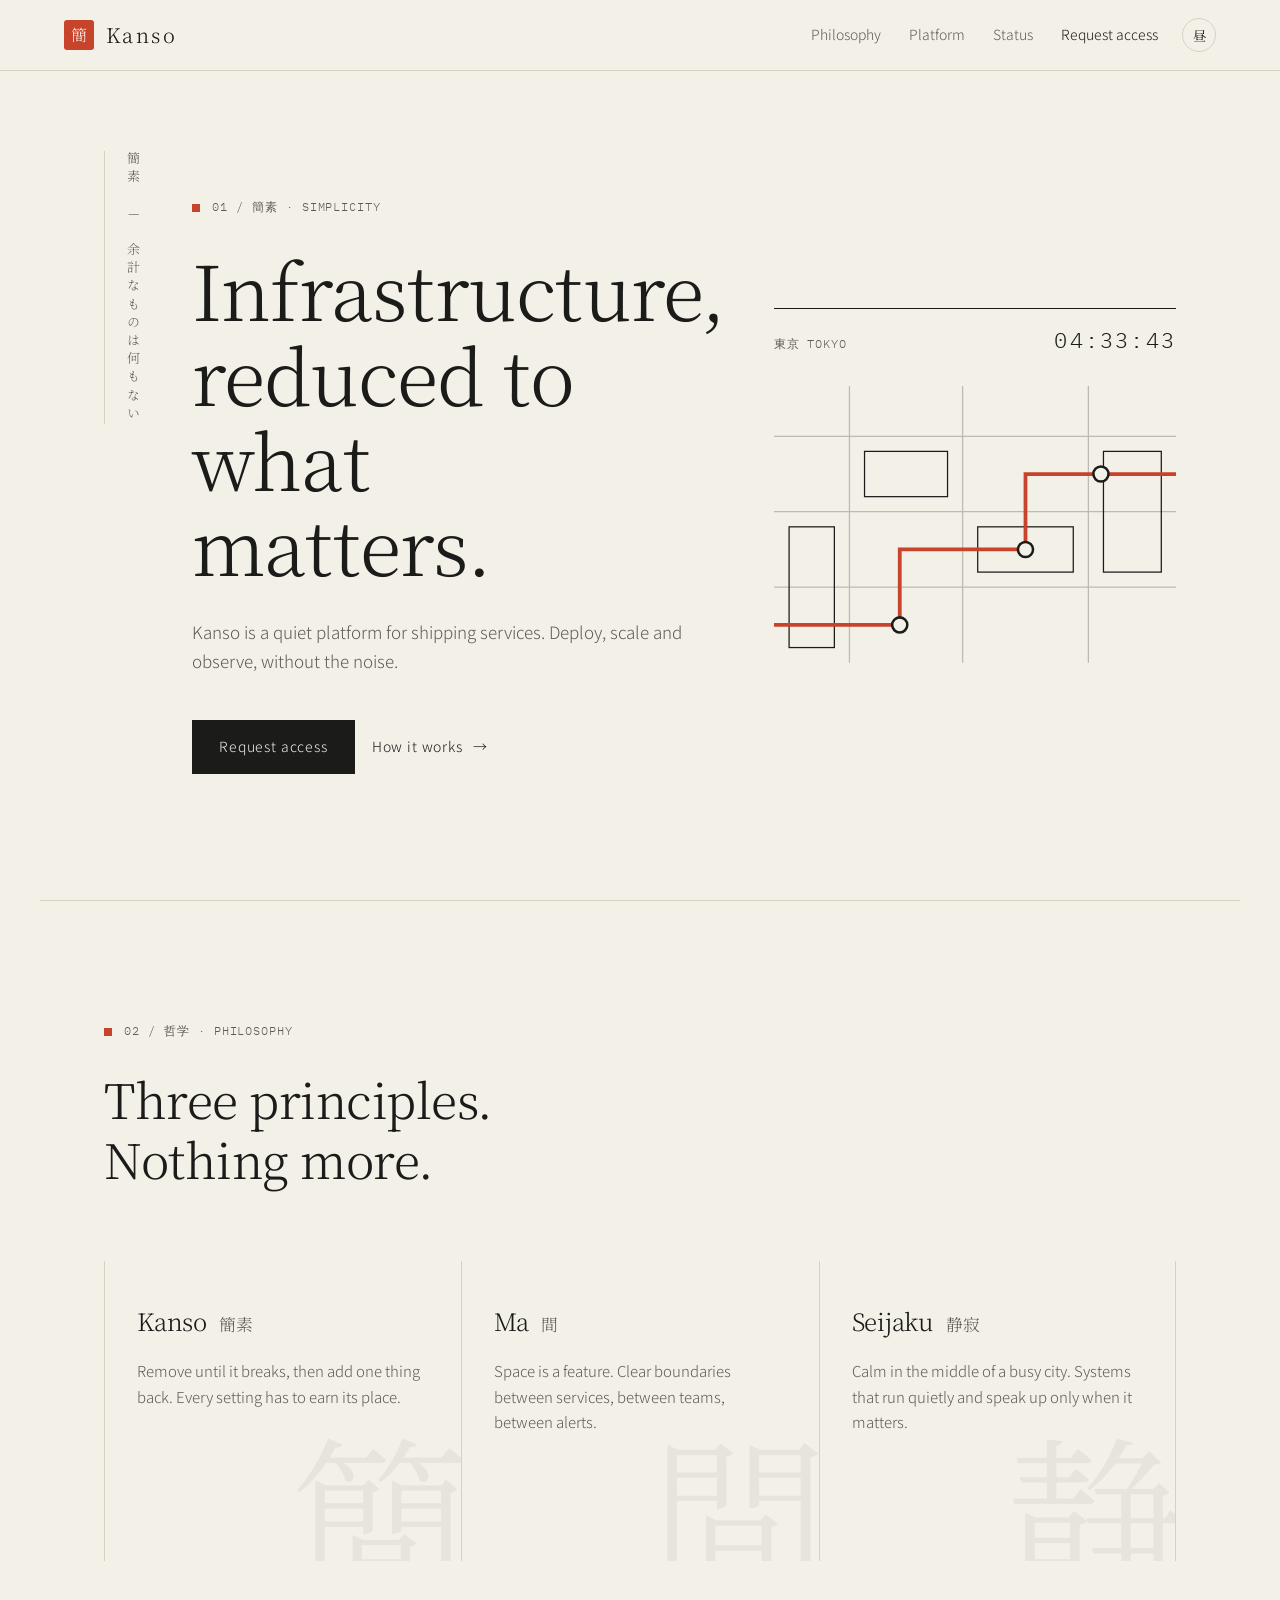
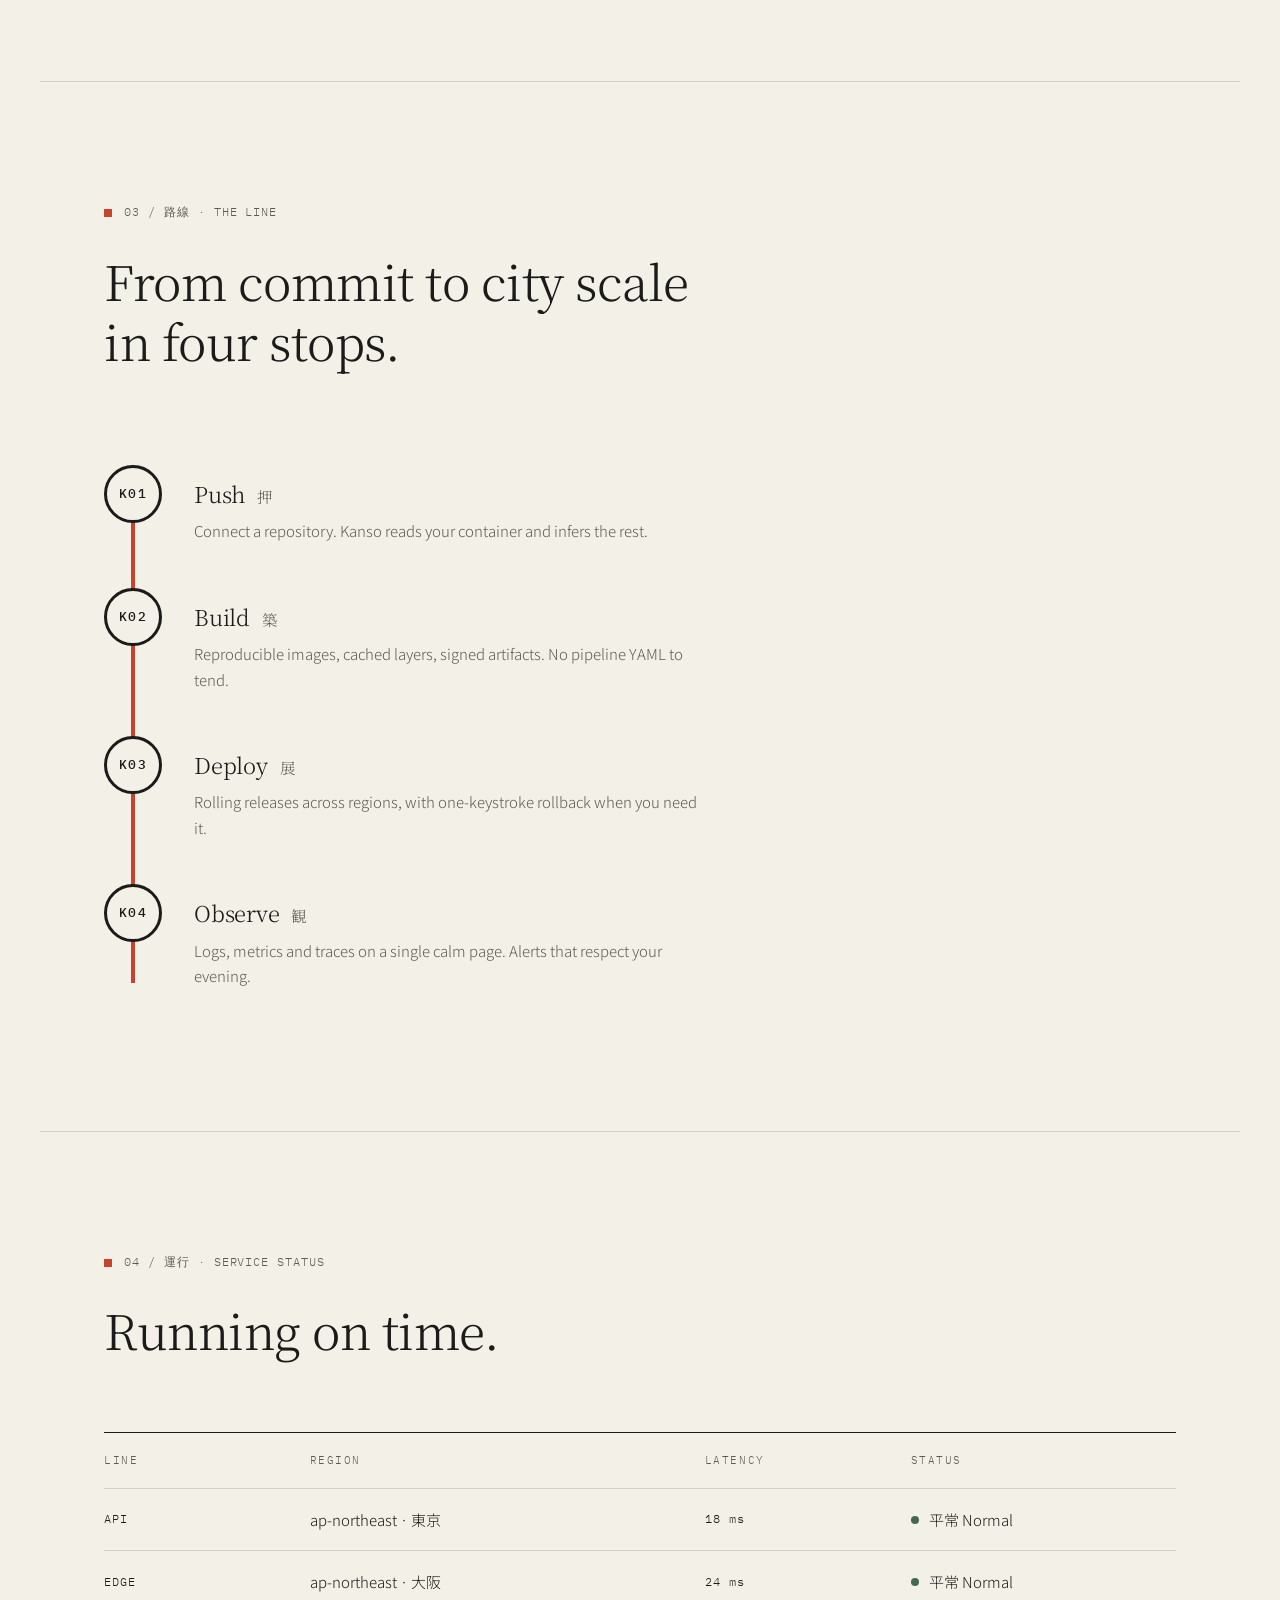
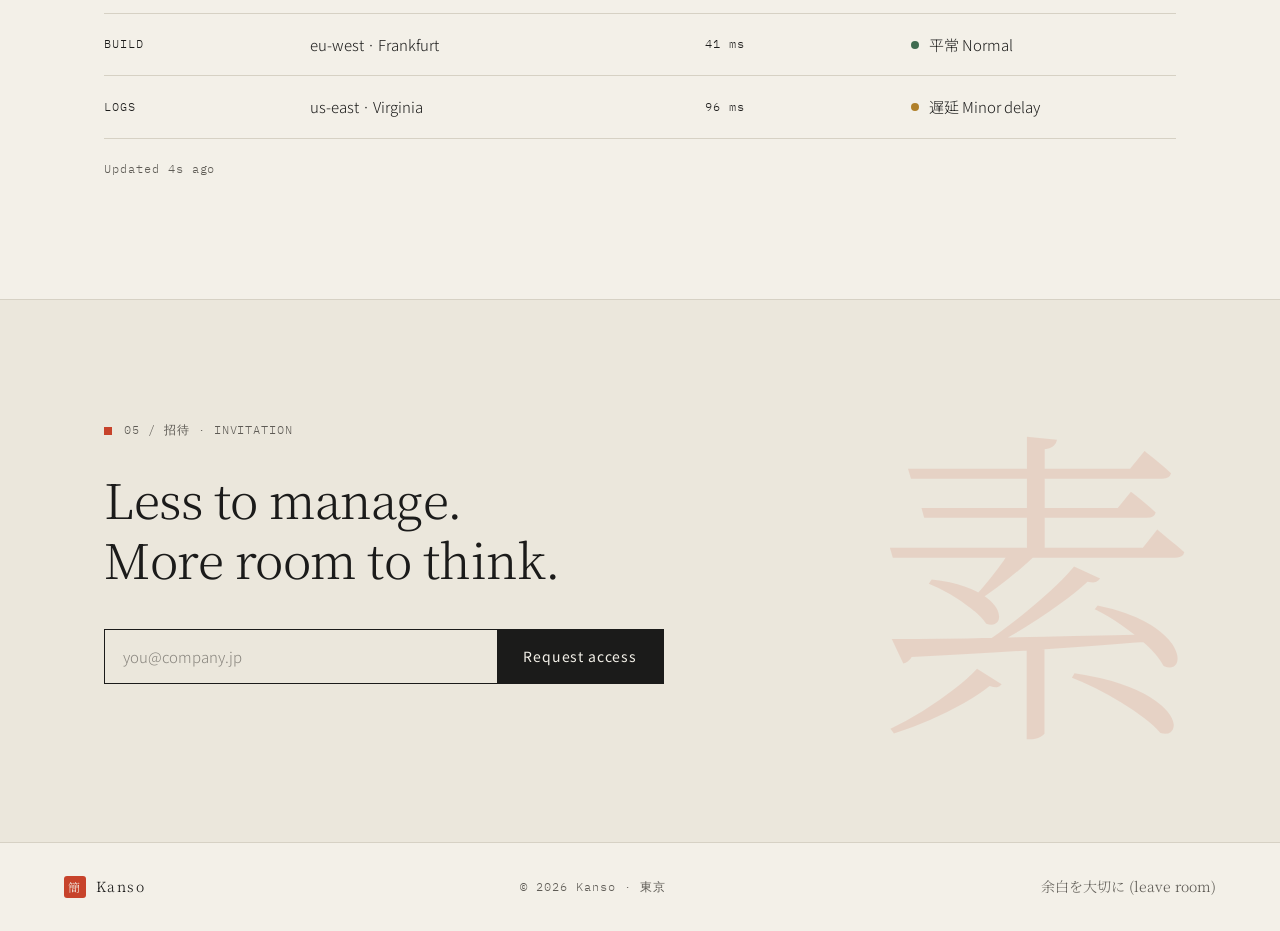
<file: index.html>
<!doctype html>
<html lang="en">
<head>
  <meta charset="utf-8">
  <meta name="viewport" content="width=device-width, initial-scale=1">
  <title>Kanso — Infrastructure, reduced</title>
  <meta name="description" content="Kanso is a quiet platform for shipping services. Nothing extra, nothing missing.">
  <link rel="preconnect" href="https://fonts.googleapis.com">
  <link rel="preconnect" href="https://fonts.gstatic.com" crossorigin>
  <link href="https://fonts.googleapis.com/css2?family=Noto+Serif+JP:wght@300;500&family=Noto+Sans+JP:wght@300;400;500&family=IBM+Plex+Mono:wght@400&display=swap" rel="stylesheet">
  <link rel="stylesheet" href="styles.css">
</head>
<body>
  <header class="nav">
    <a class="brand" href="#top" aria-label="Kanso home">
      <span class="hanko" aria-hidden="true">簡</span>
      <span class="brand-name">Kanso</span>
    </a>
    <nav aria-label="Primary">
      <ul class="nav-links">
        <li><a href="#philosophy">Philosophy</a></li>
        <li><a href="#platform">Platform</a></li>
        <li><a href="#status">Status</a></li>
        <li><a href="#join" class="nav-cta">Request access</a></li>
      </ul>
    </nav>
    <button class="theme-toggle" type="button" aria-label="Toggle night mode">
      <span class="theme-day">昼</span><span class="theme-night">夜</span>
    </button>
  </header>

  <main id="top">
    <!-- Hero -->
    <section class="hero">
      <p class="vertical hero-vertical" aria-hidden="true">簡素 — 余計なものは何もない</p>
      <div class="hero-body">
        <p class="eyebrow mono">01 / 簡素 · simplicity</p>
        <h1>Infrastructure,<br>reduced to what<br>matters.</h1>
        <p class="lede">Kanso is a quiet platform for shipping services. Deploy, scale and observe, without the noise.</p>
        <div class="hero-actions">
          <a href="#join" class="btn btn-primary">Request access</a>
          <a href="#platform" class="btn btn-ghost">How it works <span aria-hidden="true">→</span></a>
        </div>
      </div>
      <aside class="hero-meta" aria-label="Tokyo time">
        <div class="clock">
          <span class="mono clock-label">東京 TOKYO</span>
          <span class="clock-time mono" id="clock">--:--:--</span>
        </div>
        <svg class="city" viewBox="0 0 320 220" role="img" aria-label="Line drawing of a city block grid">
          <g fill="none" stroke="currentColor" stroke-width="1">
            <path d="M0 40H320M0 100H320M0 160H320M60 0V220M150 0V220M250 0V220" opacity=".25"/>
            <rect x="72" y="52" width="66" height="36"/>
            <rect x="162" y="112" width="76" height="36"/>
            <rect x="262" y="52" width="46" height="96"/>
            <rect x="12" y="112" width="36" height="96"/>
          </g>
          <path class="line-route" d="M0 190H100V130H200V70H320" fill="none" stroke-width="3"/>
          <g class="stations">
            <circle cx="100" cy="190" r="6"/>
            <circle cx="200" cy="130" r="6"/>
            <circle cx="260" cy="70" r="6"/>
          </g>
        </svg>
      </aside>
    </section>

    <!-- Philosophy -->
    <section id="philosophy" class="section">
      <header class="section-head">
        <p class="eyebrow mono">02 / 哲学 · philosophy</p>
        <h2>Three principles.<br>Nothing more.</h2>
      </header>
      <ol class="principles">
        <li class="principle">
          <span class="kanji" aria-hidden="true">簡</span>
          <h3>Kanso <span class="jp">簡素</span></h3>
          <p>Remove until it breaks, then add one thing back. Every setting has to earn its place.</p>
        </li>
        <li class="principle">
          <span class="kanji" aria-hidden="true">間</span>
          <h3>Ma <span class="jp">間</span></h3>
          <p>Space is a feature. Clear boundaries between services, between teams, between alerts.</p>
        </li>
        <li class="principle">
          <span class="kanji" aria-hidden="true">静</span>
          <h3>Seijaku <span class="jp">静寂</span></h3>
          <p>Calm in the middle of a busy city. Systems that run quietly and speak up only when it matters.</p>
        </li>
      </ol>
    </section>

    <!-- Platform: styled like a train line -->
    <section id="platform" class="section">
      <header class="section-head">
        <p class="eyebrow mono">03 / 路線 · the line</p>
        <h2>From commit to city scale<br>in four stops.</h2>
      </header>
      <ol class="route">
        <li class="stop">
          <span class="stop-code mono">K01</span>
          <div>
            <h3>Push <span class="jp">押</span></h3>
            <p>Connect a repository. Kanso reads your container and infers the rest.</p>
          </div>
        </li>
        <li class="stop">
          <span class="stop-code mono">K02</span>
          <div>
            <h3>Build <span class="jp">築</span></h3>
            <p>Reproducible images, cached layers, signed artifacts. No pipeline YAML to tend.</p>
          </div>
        </li>
        <li class="stop">
          <span class="stop-code mono">K03</span>
          <div>
            <h3>Deploy <span class="jp">展</span></h3>
            <p>Rolling releases across regions, with one-keystroke rollback when you need it.</p>
          </div>
        </li>
        <li class="stop">
          <span class="stop-code mono">K04</span>
          <div>
            <h3>Observe <span class="jp">観</span></h3>
            <p>Logs, metrics and traces on a single calm page. Alerts that respect your evening.</p>
          </div>
        </li>
      </ol>
    </section>

    <!-- Status board -->
    <section id="status" class="section">
      <header class="section-head">
        <p class="eyebrow mono">04 / 運行 · service status</p>
        <h2>Running on time.</h2>
      </header>
      <div class="board" role="table" aria-label="Service status">
        <div class="board-row board-head" role="row">
          <span role="columnheader">Line</span>
          <span role="columnheader">Region</span>
          <span role="columnheader">Latency</span>
          <span role="columnheader">Status</span>
        </div>
        <div class="board-row" role="row">
          <span role="cell" class="mono">API</span>
          <span role="cell">ap-northeast · 東京</span>
          <span role="cell" class="mono" data-latency="18">18 ms</span>
          <span role="cell" class="status ok">平常 Normal</span>
        </div>
        <div class="board-row" role="row">
          <span role="cell" class="mono">EDGE</span>
          <span role="cell">ap-northeast · 大阪</span>
          <span role="cell" class="mono" data-latency="24">24 ms</span>
          <span role="cell" class="status ok">平常 Normal</span>
        </div>
        <div class="board-row" role="row">
          <span role="cell" class="mono">BUILD</span>
          <span role="cell">eu-west · Frankfurt</span>
          <span role="cell" class="mono" data-latency="41">41 ms</span>
          <span role="cell" class="status ok">平常 Normal</span>
        </div>
        <div class="board-row" role="row">
          <span role="cell" class="mono">LOGS</span>
          <span role="cell">us-east · Virginia</span>
          <span role="cell" class="mono" data-latency="96">96 ms</span>
          <span role="cell" class="status warn">遅延 Minor delay</span>
        </div>
      </div>
      <p class="board-note mono">Updated <span id="board-updated">just now</span></p>
    </section>

    <!-- Join -->
    <section id="join" class="section join">
      <div class="join-inner">
        <p class="eyebrow mono">05 / 招待 · invitation</p>
        <h2>Less to manage.<br>More room to think.</h2>
        <form class="join-form" novalidate>
          <label for="email" class="visually-hidden">Email address</label>
          <input id="email" name="email" type="email" placeholder="you@company.jp" autocomplete="email" required>
          <button type="submit" class="btn btn-primary">Request access</button>
        </form>
        <p class="form-msg" role="status" aria-live="polite"></p>
      </div>
      <span class="join-mark" aria-hidden="true">素</span>
    </section>
  </main>

  <footer class="footer">
    <div class="footer-brand">
      <span class="hanko small" aria-hidden="true">簡</span>
      <span>Kanso</span>
    </div>
    <p class="mono">© 2026 Kanso · 東京</p>
    <p class="footer-quote">余白を大切に (leave room)</p>
  </footer>

  <script src="main.js"></script>
</body>
</html>
</file>
<file: styles.css>
/* Kanso: urban Japanese minimalism
   Washi paper, sumi ink, one vermilion accent. */

:root {
  --paper: #f3f0e8;
  --paper-2: #ebe7dc;
  --ink: #1b1b1a;
  --ink-soft: #5e5b55;
  --line: #d6d1c4;
  --shu: #c7432b;        /* vermilion, used sparingly */
  --ok: #3f6b4f;
  --warn: #b0802a;

  --serif: "Noto Serif JP", "Hiragino Mincho ProN", Georgia, serif;
  --sans: "Noto Sans JP", "Hiragino Sans", system-ui, sans-serif;
  --mono: "IBM Plex Mono", ui-monospace, monospace;

  --gutter: clamp(16px, 5vw, 72px);
  --max: 1200px;
  color-scheme: light;
}

:root[data-theme="dark"] {
  --paper: #121212;
  --paper-2: #1a1a19;
  --ink: #ece8df;
  --ink-soft: #9c978d;
  --line: #2c2b28;
  --shu: #e0583e;
  --ok: #6fae86;
  --warn: #d6a54a;
  color-scheme: dark;
}

@media (prefers-color-scheme: dark) {
  :root:not([data-theme="light"]) {
    --paper: #121212;
    --paper-2: #1a1a19;
    --ink: #ece8df;
    --ink-soft: #9c978d;
    --line: #2c2b28;
    --shu: #e0583e;
    --ok: #6fae86;
    --warn: #d6a54a;
    color-scheme: dark;
  }
}

*, *::before, *::after { box-sizing: border-box; }

html { scroll-behavior: smooth; }

body {
  margin: 0;
  background: var(--paper);
  color: var(--ink);
  font-family: var(--sans);
  font-weight: 300;
  font-size: 17px;
  line-height: 1.7;
  -webkit-font-smoothing: antialiased;
  transition: background .4s ease, color .4s ease;
}

h1, h2, h3 {
  font-family: var(--serif);
  font-weight: 300;
  letter-spacing: -0.01em;
  margin: 0;
}

a { color: inherit; text-decoration: none; }
p { margin: 0; }
ol, ul { list-style: none; margin: 0; padding: 0; }

.mono { font-family: var(--mono); font-size: 12px; letter-spacing: .08em; }
.jp { font-family: var(--serif); font-size: .7em; color: var(--ink-soft); margin-left: .4em; }
.vertical { writing-mode: vertical-rl; text-orientation: upright; }

.visually-hidden {
  position: absolute; width: 1px; height: 1px; overflow: hidden;
  clip: rect(0 0 0 0); white-space: nowrap;
}

:focus-visible { outline: 1px solid var(--shu); outline-offset: 4px; }

/* ---------- Nav ---------- */
.nav {
  position: sticky; top: 0; z-index: 10;
  display: flex; align-items: center; gap: 24px;
  padding: 18px var(--gutter);
  background: color-mix(in srgb, var(--paper) 88%, transparent);
  backdrop-filter: blur(8px);
  border-bottom: 1px solid var(--line);
}

.brand { display: flex; align-items: center; gap: 12px; margin-right: auto; }
.brand-name { font-family: var(--serif); font-size: 20px; letter-spacing: .12em; }

.hanko {
  display: grid; place-items: center;
  width: 30px; height: 30px;
  background: var(--shu); color: var(--paper);
  font-family: var(--serif); font-size: 16px; line-height: 1;
  border-radius: 3px;
}
.hanko.small { width: 22px; height: 22px; font-size: 12px; }

.nav-links { display: flex; gap: 28px; font-size: 14px; }
.nav-links a { position: relative; color: var(--ink-soft); transition: color .2s; }
.nav-links a:hover { color: var(--ink); }
.nav-links a::after {
  content: ""; position: absolute; left: 0; bottom: -4px;
  width: 0; height: 1px; background: var(--shu); transition: width .3s ease;
}
.nav-links a:hover::after { width: 100%; }
.nav-cta { color: var(--ink) !important; }

.theme-toggle {
  border: 1px solid var(--line); background: none; color: var(--ink);
  width: 34px; height: 34px; border-radius: 50%;
  font-family: var(--serif); cursor: pointer;
}
.theme-night { display: none; }
:root[data-theme="dark"] .theme-day { display: none; }
:root[data-theme="dark"] .theme-night { display: inline; }

/* ---------- Buttons ---------- */
.btn {
  display: inline-flex; align-items: center; gap: 10px;
  padding: 14px 26px; font-size: 14px; letter-spacing: .06em;
  border: 1px solid var(--ink); border-radius: 0;
  font-family: var(--sans); cursor: pointer;
  transition: background .25s, color .25s, border-color .25s;
}
.btn-primary { background: var(--ink); color: var(--paper); }
.btn-primary:hover { background: var(--shu); border-color: var(--shu); }
.btn-ghost { background: transparent; color: var(--ink); border-color: transparent; padding-left: 0; }
.btn-ghost:hover { color: var(--shu); }

/* ---------- Hero ---------- */
.hero {
  position: relative;
  max-width: var(--max); margin: 0 auto;
  min-height: calc(100vh - 71px);
  display: grid; grid-template-columns: 40px 1.3fr 1fr; gap: 48px;
  align-items: center;
  padding: 80px var(--gutter);
}

.hero-vertical {
  align-self: start;
  font-family: var(--serif); font-size: 13px; letter-spacing: .4em;
  color: var(--ink-soft);
  border-left: 1px solid var(--line); padding-left: 12px;
}

.eyebrow { color: var(--ink-soft); text-transform: uppercase; margin-bottom: 28px; }
.eyebrow::before {
  content: ""; display: inline-block; width: 8px; height: 8px;
  background: var(--shu); margin-right: 12px; vertical-align: middle;
}

.hero h1 { font-size: clamp(40px, 6vw, 76px); line-height: 1.12; }
.lede { max-width: 30em; margin-top: 32px; color: var(--ink-soft); }
.hero-actions { display: flex; flex-wrap: wrap; gap: 16px; margin-top: 44px; }

.hero-meta { display: flex; flex-direction: column; gap: 28px; }
.clock {
  display: flex; justify-content: space-between; align-items: baseline;
  border-top: 1px solid var(--ink); padding-top: 12px;
}
.clock-label { color: var(--ink-soft); }
.clock-time { font-size: 22px; letter-spacing: .1em; }

.city { width: 100%; height: auto; color: var(--ink); }
.line-route {
  stroke: var(--shu);
  stroke-dasharray: 520; stroke-dashoffset: 520;
  animation: draw 2.4s .4s ease forwards;
}
.stations circle { fill: var(--paper); stroke: var(--ink); stroke-width: 2; }
@keyframes draw { to { stroke-dashoffset: 0; } }

/* ---------- Sections ---------- */
.section {
  max-width: var(--max); margin: 0 auto;
  padding: 120px var(--gutter);
  border-top: 1px solid var(--line);
}
.section-head { margin-bottom: 72px; }
.section h2 { font-size: clamp(30px, 4vw, 48px); line-height: 1.25; }

/* Principles */
.principles { display: grid; grid-template-columns: repeat(3, 1fr); }
.principle {
  position: relative; overflow: hidden;
  padding: 40px 32px 48px;
  border-left: 1px solid var(--line);
  min-height: 300px;
}
.principle:last-child { border-right: 1px solid var(--line); }
.principle h3 { font-size: 24px; margin-bottom: 16px; }
.principle p { color: var(--ink-soft); font-size: 15px; max-width: 22em; }
.kanji {
  position: absolute; right: -10px; bottom: -40px;
  font-family: var(--serif); font-size: 180px; line-height: 1;
  color: var(--ink); opacity: .05;
  transition: opacity .5s ease, transform .6s ease;
}
.principle:hover .kanji { opacity: .1; transform: translateY(-8px); }

/* Route */
.route { position: relative; display: grid; gap: 0; }
.route::before {
  content: ""; position: absolute; left: 27px; top: 28px; bottom: 28px;
  width: 4px; background: var(--shu);
}
.stop {
  position: relative;
  display: grid; grid-template-columns: 58px 1fr; gap: 32px;
  align-items: start; padding: 22px 0;
}
.stop-code {
  position: relative; z-index: 1;
  display: grid; place-items: center;
  width: 58px; height: 58px; border-radius: 50%;
  background: var(--paper); border: 3px solid var(--ink);
  font-size: 13px; font-weight: 500;
  transition: border-color .3s;
}
.stop:hover .stop-code { border-color: var(--shu); }
.stop h3 { font-size: 22px; margin: 10px 0 6px; }
.stop p { color: var(--ink-soft); font-size: 15px; max-width: 34em; }

/* Status board */
.board { border-top: 1px solid var(--ink); }
.board-row {
  display: grid; grid-template-columns: 1fr 2fr 1fr 1.4fr; gap: 16px;
  padding: 18px 0; border-bottom: 1px solid var(--line);
  font-size: 15px; align-items: center;
}
.board-head {
  font-family: var(--mono); font-size: 11px; letter-spacing: .14em;
  text-transform: uppercase; color: var(--ink-soft);
}
.status { display: inline-flex; align-items: center; gap: 10px; }
.status::before { content: ""; width: 8px; height: 8px; border-radius: 50%; }
.status.ok::before { background: var(--ok); }
.status.warn::before { background: var(--warn); animation: blink 2s infinite; }
@keyframes blink { 50% { opacity: .3; } }
.board-note { margin-top: 20px; color: var(--ink-soft); }

/* Join */
.join {
  position: relative; overflow: hidden;
  background: var(--paper-2);
  max-width: none;
  padding-left: max(var(--gutter), calc((100vw - var(--max)) / 2 + var(--gutter)));
}
.join-inner { position: relative; z-index: 1; max-width: 560px; }
.join h2 { margin-bottom: 40px; }
.join-form { display: flex; gap: 0; border: 1px solid var(--ink); }
.join-form input {
  flex: 1; min-width: 0;
  padding: 14px 18px; border: 0; background: transparent;
  font: inherit; font-size: 15px; color: var(--ink);
}
.join-form input::placeholder { color: var(--ink-soft); opacity: .7; }
.join-form input:focus { outline: none; }
.join-form:focus-within { border-color: var(--shu); }
.join-form .btn { border: 0; }
.form-msg { min-height: 1.7em; margin-top: 14px; font-size: 14px; color: var(--ink-soft); }
.form-msg.error { color: var(--shu); }
.join-mark {
  position: absolute; right: 6vw; top: 50%; transform: translateY(-50%);
  font-family: var(--serif); font-size: clamp(160px, 26vw, 360px); line-height: 1;
  color: var(--shu); opacity: .12;
}

/* Footer */
.footer {
  display: flex; flex-wrap: wrap; align-items: center; justify-content: space-between; gap: 16px;
  padding: 32px var(--gutter);
  border-top: 1px solid var(--line);
  color: var(--ink-soft); font-size: 14px;
}
.footer-brand { display: flex; align-items: center; gap: 10px; font-family: var(--serif); color: var(--ink); letter-spacing: .1em; }
.footer-quote { font-family: var(--serif); }

/* Reveal on scroll */
.reveal { opacity: 0; transform: translateY(16px); transition: opacity .8s ease, transform .8s ease; }
.reveal.in { opacity: 1; transform: none; }

/* ---------- Responsive ---------- */
@media (max-width: 900px) {
  .hero { grid-template-columns: 1fr; min-height: auto; padding-top: 56px; gap: 56px; }
  .hero-vertical { display: none; }
  .principles { grid-template-columns: 1fr; }
  .principle { border-left: 0; border-right: 0 !important; border-top: 1px solid var(--line); min-height: 220px; padding: 32px 0; }
  .nav-links li:not(:last-child) { display: none; }
}

@media (max-width: 560px) {
  body { font-size: 16px; }
  .section { padding-top: 80px; padding-bottom: 80px; }
  .board-row { grid-template-columns: 1fr 1fr; row-gap: 4px; }
  .board-head { display: none; }
  .join-form { flex-direction: column; }
  .nav { gap: 12px; }
  .nav-links { font-size: 13px; }
}

@media (prefers-reduced-motion: reduce) {
  *, *::before, *::after { animation: none !important; transition: none !important; }
  .line-route { stroke-dashoffset: 0; }
  .reveal { opacity: 1; transform: none; }
}
</file>
